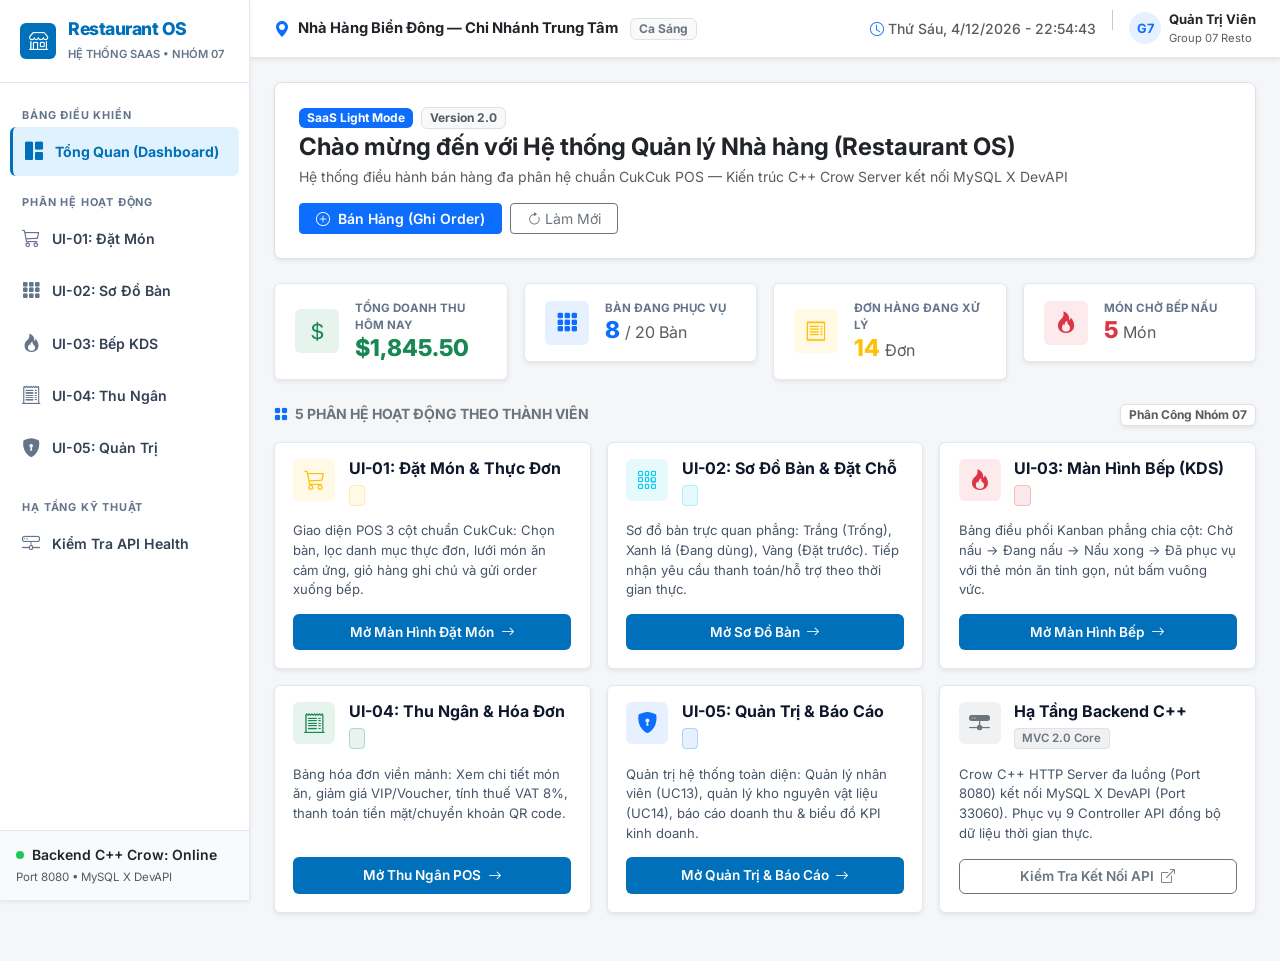
<file: frontend/index.html>
<!DOCTYPE html>
<html lang="vi">
<head>
    <meta charset="UTF-8">
    <meta name="viewport" content="width=device-width, initial-scale=1.0">
    <meta name="description" content="Restaurant OS — Hệ thống Quản lý Nhà hàng & Điểm bán hàng SaaS">
    <title>Restaurant OS — Hệ Thống Quản Lý Nhà Hàng (Group 07)</title>

    <!-- Bootstrap 5.3 CDN -->
    <link href="https://cdn.jsdelivr.net/npm/bootstrap@5.3.3/dist/css/bootstrap.min.css" rel="stylesheet">
    <!-- Bootstrap Icons -->
    <link href="https://cdn.jsdelivr.net/npm/bootstrap-icons@1.11.3/font/bootstrap-icons.min.css" rel="stylesheet">
    <!-- Google Fonts: Inter -->
    <link href="https://fonts.googleapis.com/css2?family=Inter:wght@400;500;600;700;800&display=swap" rel="stylesheet">

    <!-- Stylesheet -->
    <link rel="stylesheet" href="style.css">

    <style>
        :root {
            --pos-primary: #0070ba;
            --pos-primary-dark: #005a96;
            --pos-primary-light: #e0f2fe;
            --pos-success: #16a34a;
            --pos-warning: #d97706;
            --pos-danger: #dc2626;
            --pos-bg: #f4f6f8;
            --pos-sidebar-bg: #ffffff;
            --pos-border: #e2e8f0;
            --pos-text-main: #1e293b;
            --pos-text-muted: #64748b;
            --pos-card-bg: #ffffff;
            --sidebar-width: 250px;
        }

        * { box-sizing: border-box; }

        body {
            font-family: 'Inter', -apple-system, BlinkMacSystemFont, 'Segoe UI', Roboto, sans-serif;
            background-color: var(--pos-bg);
            color: var(--pos-text-main);
            margin: 0;
            padding: 0;
            overflow-x: hidden;
        }

        .app-layout { display: flex; min-height: 100vh; }

        /* Sidebar 250px Fixed Left */
        .sidebar {
            width: var(--sidebar-width);
            background-color: #ffffff;
            border-right: 1px solid var(--pos-border);
            display: flex;
            flex-direction: column;
            position: fixed;
            top: 0;
            bottom: 0;
            left: 0;
            z-index: 1020;
        }

        .sidebar-brand {
            padding: 1.15rem 1.25rem;
            display: flex;
            align-items: center;
            border-bottom: 1px solid var(--pos-border);
            text-decoration: none;
            color: var(--pos-text-main);
        }

        .sidebar-brand-icon {
            width: 36px;
            height: 36px;
            background-color: var(--pos-primary);
            color: #ffffff;
            border-radius: 6px;
            display: flex;
            align-items: center;
            justify-content: center;
            font-size: 1.2rem;
            margin-right: 0.75rem;
            flex-shrink: 0;
        }

        .sidebar-brand-text h5 {
            font-size: 1.1rem;
            font-weight: 800;
            margin: 0;
            color: var(--pos-primary);
            letter-spacing: -0.5px;
        }

        .sidebar-brand-text small {
            font-size: 0.7rem;
            color: var(--pos-text-muted);
            font-weight: 600;
            text-transform: uppercase;
        }

        .sidebar-menu {
            list-style: none;
            padding: 0.85rem 0.65rem;
            margin: 0;
            flex-grow: 1;
            overflow-y: auto;
        }

        .sidebar-section-label {
            font-size: 0.68rem;
            font-weight: 700;
            color: var(--pos-text-muted);
            text-transform: uppercase;
            letter-spacing: 0.8px;
            padding: 0.65rem 0.75rem 0.25rem 0.75rem;
        }

        .sidebar-link {
            display: flex;
            align-items: center;
            padding: 0.65rem 0.75rem;
            color: #334155;
            text-decoration: none;
            font-size: 0.88rem;
            font-weight: 600;
            border-radius: 6px;
            margin-bottom: 0.25rem;
            transition: all 0.15s ease;
        }

        .sidebar-link i {
            font-size: 1.15rem;
            margin-right: 0.75rem;
            color: #64748b;
        }

        .sidebar-link:hover {
            background-color: #f1f5f9;
            color: var(--pos-primary);
        }

        .sidebar-link:hover i { color: var(--pos-primary); }

        .sidebar-link.active {
            background-color: var(--pos-primary-light);
            color: var(--pos-primary);
            border-left: 3.5px solid var(--pos-primary);
            font-weight: 700;
        }

        .sidebar-link.active i { color: var(--pos-primary); }

        .sidebar-footer {
            padding: 0.85rem 1rem;
            border-top: 1px solid var(--pos-border);
            background-color: #f8fafc;
        }

        /* Main Content Wrapper */
        .main-wrapper {
            margin-left: var(--sidebar-width);
            flex-grow: 1;
            display: flex;
            flex-direction: column;
            min-height: 100vh;
        }

        .top-navbar {
            height: 58px;
            background-color: #ffffff;
            border-bottom: 1px solid var(--pos-border);
            display: flex;
            align-items: center;
            justify-content: space-between;
            padding: 0 1.5rem;
            position: sticky;
            top: 0;
            z-index: 1000;
        }

        /* KPI Card */
        .kpi-card {
            background-color: #ffffff;
            border: 1px solid var(--pos-border);
            border-radius: 6px;
            padding: 1rem 1.25rem;
            display: flex;
            align-items: center;
        }

        .kpi-icon-box {
            width: 44px;
            height: 44px;
            border-radius: 6px;
            display: flex;
            align-items: center;
            justify-content: center;
            font-size: 1.35rem;
            margin-right: 1rem;
            flex-shrink: 0;
        }

        .kpi-value {
            font-size: 1.45rem;
            font-weight: 800;
            color: var(--pos-text-main);
            line-height: 1.2;
        }

        .kpi-label {
            font-size: 0.72rem;
            color: var(--pos-text-muted);
            font-weight: 700;
            text-transform: uppercase;
        }

        /* Module Grid Card */
        .module-grid-card {
            background-color: #ffffff;
            border: 1px solid var(--pos-border);
            border-radius: 6px;
            display: flex;
            flex-direction: column;
            height: 100%;
            transition: border-color 0.15s ease;
        }

        .module-grid-card:hover {
            border-color: var(--pos-primary);
        }

        .module-header {
            padding: 1rem 1.15rem 0.5rem 1.15rem;
            display: flex;
            align-items: flex-start;
            gap: 0.85rem;
        }

        .module-icon {
            width: 42px;
            height: 42px;
            border-radius: 6px;
            display: flex;
            align-items: center;
            justify-content: center;
            font-size: 1.3rem;
            flex-shrink: 0;
        }

        .module-title-wrap h5 {
            font-size: 1rem;
            font-weight: 700;
            margin: 0 0 0.2rem 0;
            color: #0f172a;
        }

        .module-owner-badge {
            font-size: 0.72rem;
            font-weight: 600;
            padding: 0.15rem 0.45rem;
            border-radius: 4px;
        }

        .module-body {
            padding: 0.5rem 1.15rem 1.15rem 1.15rem;
            flex-grow: 1;
            display: flex;
            flex-direction: column;
            justify-content: space-between;
        }

        .module-desc {
            font-size: 0.82rem;
            color: #475569;
            line-height: 1.5;
            margin-bottom: 0.85rem;
        }

        .btn-pos-primary {
            background-color: var(--pos-primary);
            color: #ffffff;
            font-weight: 600;
            font-size: 0.85rem;
            border: none;
            padding: 0.5rem 0.85rem;
            border-radius: 6px;
            display: inline-flex;
            align-items: center;
            justify-content: center;
            gap: 0.4rem;
            text-decoration: none;
            transition: background-color 0.15s ease;
            width: 100%;
        }

        .btn-pos-primary:hover {
            background-color: var(--pos-primary-dark);
            color: #ffffff;
        }

        .live-dot {
            width: 8px;
            height: 8px;
            background-color: #22c55e;
            border-radius: 50%;
            display: inline-block;
        }

        @media (max-width: 991px) {
            .sidebar { transform: translateX(-100%); transition: transform 0.25s ease; }
            .sidebar.show { transform: translateX(0); }
            .main-wrapper { margin-left: 0; }
        }
    </style>
</head>
<body>

<div class="app-layout">
    <!-- Sidebar Navigation (250px cố định bên trái) -->
    <aside class="sidebar shadow-sm">
        <a href="/" class="sidebar-brand">
            <div class="sidebar-brand-icon">
                <i class="bi bi-shop"></i>
            </div>
            <div class="sidebar-brand-text">
                <h5>Restaurant OS</h5>
                <small>Hệ Thống SaaS &bull; Nhóm 07</small>
            </div>
        </a>

        <ul class="sidebar-menu">
            <li class="sidebar-section-label">Bảng Điều Khiển</li>
            <li>
                <a href="/" class="sidebar-link active">
                    <i class="bi bi-grid-1x2-fill"></i> Tổng Quan (Dashboard)
                </a>
            </li>

            <li class="sidebar-section-label mt-2">Phân Hệ Hoạt Động</li>
            <li>
                <a href="./ui-01-order/index.html" class="sidebar-link">
                    <i class="bi bi-cart3"></i> UI-01: Đặt Món 
                </a>
            </li>
            <li>
                <a href="./ui-02-table/index.html" class="sidebar-link">
                    <i class="bi bi-grid-3x3-gap-fill"></i> UI-02: Sơ Đồ Bàn 
                </a>
            </li>
            <li>
                <a href="./ui-03-kitchen/index.html" class="sidebar-link">
                    <i class="bi bi-fire"></i> UI-03: Bếp KDS 
                </a>
            </li>
            <li>
                <a href="./ui-04-pos/index.html" class="sidebar-link">
                    <i class="bi bi-receipt-cutoff"></i> UI-04: Thu Ngân 
                </a>
            </li>
            <li>
                <a href="./ui-05-admin/index.html" class="sidebar-link">
                    <i class="bi bi-shield-lock-fill"></i> UI-05: Quản Trị 
                </a>
            </li>

            <li class="sidebar-section-label mt-3">Hạ Tầng Kỹ Thuật</li>
            <li>
                <a href="/api/health" target="_blank" class="sidebar-link">
                    <i class="bi bi-hdd-network"></i> Kiểm Tra API Health
                </a>
            </li>
        </ul>

        <div class="sidebar-footer">
            <div class="d-flex align-items-center mb-1">
                <span class="live-dot me-2"></span>
                <span class="small fw-semibold text-dark">Backend C++ Crow: Online</span>
            </div>
            <div class="text-muted" style="font-size: 0.72rem;">Port 8080 &bull; MySQL X DevAPI</div>
        </div>
    </aside>

    <!-- Main Content Wrapper (Khu vực bên phải) -->
    <div class="main-wrapper">
        <!-- Top Navbar -->
        <header class="top-navbar shadow-sm">
            <div class="d-flex align-items-center gap-2">
                <button class="btn btn-sm btn-outline-secondary d-lg-none me-2" onclick="document.querySelector('.sidebar').classList.toggle('show')">
                    <i class="bi bi-list"></i>
                </button>
                <i class="bi bi-geo-alt-fill text-primary"></i>
                <span class="fw-bold text-dark" style="font-size: 0.92rem;">Nhà Hàng Biển Đông — Chi Nhánh Trung Tâm</span>
                <span class="badge bg-light text-secondary border px-2 py-1 ms-1">Ca Sáng</span>
            </div>

            <div class="d-flex align-items-center gap-3">
                <div class="d-none d-md-flex align-items-center text-muted small fw-medium">
                    <i class="bi bi-clock me-1 text-primary"></i>
                    <span id="liveClock">--:--:--</span>
                </div>
                <div class="vr d-none d-md-block" style="height: 20px;"></div>
                <div class="d-flex align-items-center gap-2">
                    <div class="rounded-circle bg-primary bg-opacity-10 text-primary d-flex align-items-center justify-content-center fw-bold" style="width: 32px; height: 32px; font-size: 0.8rem;">
                        G7
                    </div>
                    <div class="d-none d-sm-block text-start">
                        <div class="fw-bold text-dark" style="font-size: 0.82rem;">Quản Trị Viên</div>
                        <div class="text-muted" style="font-size: 0.7rem;">Group 07 Resto</div>
                    </div>
                </div>
            </div>
        </header>

        <!-- Main Body -->
        <main class="p-3 p-lg-4">
            <!-- Welcome Banner -->
            <div class="bg-white border rounded-3 p-3 p-lg-4 mb-4 shadow-sm">
                <div class="d-flex flex-wrap justify-content-between align-items-center gap-3">
                    <div>
                        <div class="d-flex align-items-center gap-2 mb-1">
                            <span class="badge bg-primary text-white px-2 py-1 small">SaaS Light Mode</span>
                            <span class="badge bg-light text-muted border small">Version 2.0</span>
                        </div>
                        <h4 class="fw-bold text-dark mb-1">Chào mừng đến với Hệ thống Quản lý Nhà hàng (Restaurant OS)</h4>
                        <p class="text-muted small mb-0">Hệ thống điều hành bán hàng đa phân hệ chuẩn CukCuk POS — Kiến trúc C++ Crow Server kết nối MySQL X DevAPI</p>
                    </div>
                    <div class="d-flex gap-2">
                        <a href="/ui-01-order/index.html" class="btn btn-sm btn-primary px-3 fw-semibold d-flex align-items-center gap-2">
                            <i class="bi bi-plus-circle"></i> Bán Hàng (Ghi Order)
                        </a>
                        <button class="btn btn-sm btn-outline-secondary px-3 bg-white" onclick="location.reload()">
                            <i class="bi bi-arrow-clockwise"></i> Làm Mới
                        </button>
                    </div>
                </div>
            </div>

            <!-- KPI Row: Thẻ thống kê tổng quan -->
            <div class="row g-3 mb-4">
                <div class="col-12 col-sm-6 col-xl-3">
                    <div class="kpi-card shadow-sm">
                        <div class="kpi-icon-box bg-success bg-opacity-10 text-success">
                            <i class="bi bi-currency-dollar"></i>
                        </div>
                        <div>
                            <div class="kpi-label">Tổng Doanh Thu Hôm Nay</div>
                            <div class="kpi-value text-success">$1,845.50</div>
                        </div>
                    </div>
                </div>

                <div class="col-12 col-sm-6 col-xl-3">
                    <div class="kpi-card shadow-sm">
                        <div class="kpi-icon-box bg-primary bg-opacity-10 text-primary">
                            <i class="bi bi-grid-3x3-gap-fill"></i>
                        </div>
                        <div>
                            <div class="kpi-label">Bàn Đang Phục Vụ</div>
                            <div class="kpi-value text-primary">8 <span class="fs-6 text-muted fw-normal">/ 20 Bàn</span></div>
                        </div>
                    </div>
                </div>

                <div class="col-12 col-sm-6 col-xl-3">
                    <div class="kpi-card shadow-sm">
                        <div class="kpi-icon-box bg-warning bg-opacity-10 text-warning">
                            <i class="bi bi-receipt"></i>
                        </div>
                        <div>
                            <div class="kpi-label">Đơn Hàng Đang Xử Lý</div>
                            <div class="kpi-value text-warning">14 <span class="fs-6 text-muted fw-normal">Đơn</span></div>
                        </div>
                    </div>
                </div>

                <div class="col-12 col-sm-6 col-xl-3">
                    <div class="kpi-card shadow-sm">
                        <div class="kpi-icon-box bg-danger bg-opacity-10 text-danger">
                            <i class="bi bi-fire"></i>
                        </div>
                        <div>
                            <div class="kpi-label">Món Chờ Bếp Nấu</div>
                            <div class="kpi-value text-danger">5 <span class="fs-6 text-muted fw-normal">Món</span></div>
                        </div>
                    </div>
                </div>
            </div>

            <!-- 5 Phân Hệ Nhóm 07 -->
            <div class="d-flex align-items-center justify-content-between mb-3">
                <h6 class="fw-bold text-uppercase text-secondary small mb-0">
                    <i class="bi bi-grid-fill me-1 text-primary"></i> 5 Phân Hệ Hoạt Động Theo Thành Viên
                </h6>
                <span class="badge bg-white text-muted border shadow-sm">Phân Công Nhóm 07</span>
            </div>

            <div class="row g-3 mb-4">
                <!-- 1. : Đặt Món -->
                <div class="col-12 col-md-6 col-lg-4">
                    <div class="module-grid-card shadow-sm">
                        <div class="module-header">
                            <div class="module-icon bg-warning bg-opacity-10 text-warning">
                                <i class="bi bi-cart3"></i>
                            </div>
                            <div class="module-title-wrap">
                                <h5>UI-01: Đặt Món & Thực Đơn</h5>
                                <span class="module-owner-badge bg-warning bg-opacity-10 text-warning border border-warning border-opacity-25">
                                
                                </span>
                            </div>
                        </div>
                        <div class="module-body">
                            <p class="module-desc">
                                Giao diện POS 3 cột chuẩn CukCuk: Chọn bàn, lọc danh mục thực đơn, lưới món ăn cảm ứng, giỏ hàng ghi chú và gửi order xuống bếp.
                            </p>
                            <a href="./ui-01-order/index.html" class="btn-pos-primary">
                                Mở Màn Hình Đặt Món <i class="bi bi-arrow-right"></i>
                            </a>
                        </div>
                    </div>
                </div>

                <!-- 2. : Sơ Đồ Bàn -->
                <div class="col-12 col-md-6 col-lg-4">
                    <div class="module-grid-card shadow-sm">
                        <div class="module-header">
                            <div class="module-icon bg-info bg-opacity-10 text-info">
                                <i class="bi bi-grid-3x3-gap"></i>
                            </div>
                            <div class="module-title-wrap">
                                <h5>UI-02: Sơ Đồ Bàn & Đặt Chỗ</h5>
                                <span class="module-owner-badge bg-info bg-opacity-10 text-info border border-info border-opacity-25">
                                  
                                </span>
                            </div>
                        </div>
                        <div class="module-body">
                            <p class="module-desc">
                                Sơ đồ bàn trực quan phẳng: Trắng (Trống), Xanh lá (Đang dùng), Vàng (Đặt trước). Tiếp nhận yêu cầu thanh toán/hỗ trợ theo thời gian thực.
                            </p>
                            <a href="./ui-02-table/index.html" class="btn-pos-primary">
                                Mở Sơ Đồ Bàn <i class="bi bi-arrow-right"></i>
                            </a>
                        </div>
                    </div>
                </div>

                <!-- 3.: Màn Hình Bếp -->
                <div class="col-12 col-md-6 col-lg-4">
                    <div class="module-grid-card shadow-sm">
                        <div class="module-header">
                            <div class="module-icon bg-danger bg-opacity-10 text-danger">
                                <i class="bi bi-fire"></i>
                            </div>
                            <div class="module-title-wrap">
                                <h5>UI-03: Màn Hình Bếp (KDS)</h5>
                                <span class="module-owner-badge bg-danger bg-opacity-10 text-danger border border-danger border-opacity-25">
                                   
                                </span>
                            </div>
                        </div>
                        <div class="module-body">
                            <p class="module-desc">
                                Bảng điều phối Kanban phẳng chia cột: Chờ nấu &rarr; Đang nấu &rarr; Nấu xong &rarr; Đã phục vụ với thẻ món ăn tinh gọn, nút bấm vuông vức.
                            </p>
                            <a href="./ui-03-kitchen/index.html" class="btn-pos-primary">
                                Mở Màn Hình Bếp <i class="bi bi-arrow-right"></i>
                            </a>
                        </div>
                    </div>
                </div>

                <!-- 4. : Thu Ngân POS -->
                <div class="col-12 col-md-6 col-lg-4">
                    <div class="module-grid-card shadow-sm">
                        <div class="module-header">
                            <div class="module-icon bg-success bg-opacity-10 text-success">
                                <i class="bi bi-receipt-cutoff"></i>
                            </div>
                            <div class="module-title-wrap">
                                <h5>UI-04: Thu Ngân & Hóa Đơn</h5>
                                <span class="module-owner-badge bg-success bg-opacity-10 text-success border border-success border-opacity-25">
                                     
                                </span>
                            </div>
                        </div>
                        <div class="module-body">
                            <p class="module-desc">
                                Bảng hóa đơn viền mảnh: Xem chi tiết món ăn, giảm giá VIP/Voucher, tính thuế VAT 8%, thanh toán tiền mặt/chuyển khoản QR code.
                            </p>
                            <a href="./ui-04-pos/index.html" class="btn-pos-primary">
                                Mở Thu Ngân POS <i class="bi bi-arrow-right"></i>
                            </a>
                        </div>
                    </div>
                </div>

                <!-- 5. MY: Quản Trị & Báo Cáo -->
                <div class="col-12 col-md-6 col-lg-4">
                    <div class="module-grid-card shadow-sm">
                        <div class="module-header">
                            <div class="module-icon bg-primary bg-opacity-10 text-primary">
                                <i class="bi bi-shield-lock-fill"></i>
                            </div>
                            <div class="module-title-wrap">
                                <h5>UI-05: Quản Trị & Báo Cáo</h5>
                                <span class="module-owner-badge bg-primary bg-opacity-10 text-primary border border-primary border-opacity-25">
                                    
                                </span>
                            </div>
                        </div>
                        <div class="module-body">
                            <p class="module-desc">
                                Quản trị hệ thống toàn diện: Quản lý nhân viên (UC13), quản lý kho nguyên vật liệu (UC14), báo cáo doanh thu & biểu đồ KPI kinh doanh.
                            </p>
                            <a href="./ui-05-admin/index.html" class="btn-pos-primary">
                                Mở Quản Trị & Báo Cáo <i class="bi bi-arrow-right"></i>
                            </a>
                        </div>
                    </div>
                </div>

                <!-- 6. KỸ THUẬT: API Backend -->
                <div class="col-12 col-md-6 col-lg-4">
                    <div class="module-grid-card shadow-sm">
                        <div class="module-header">
                            <div class="module-icon bg-secondary bg-opacity-10 text-secondary">
                                <i class="bi bi-hdd-network-fill"></i>
                            </div>
                            <div class="module-title-wrap">
                                <h5>Hạ Tầng Backend C++</h5>
                                <span class="module-owner-badge bg-secondary bg-opacity-10 text-secondary border">
                                    MVC 2.0 Core
                                </span>
                            </div>
                        </div>
                        <div class="module-body">
                            <p class="module-desc">
                                Crow C++ HTTP Server đa luồng (Port 8080) kết nối MySQL X DevAPI (Port 33060). Phục vụ 9 Controller API đồng bộ dữ liệu thời gian thực.
                            </p>
                            <a href="/api/health" target="_blank" class="btn btn-outline-secondary w-100 fw-semibold" style="font-size: 0.85rem;">
                                Kiểm Tra Kết Nối API <i class="bi bi-box-arrow-up-right ms-1"></i>
                            </a>
                        </div>
                    </div>
                </div>
            </div>
        </main>
    </div>
</div>

<script>
    function updateClock() {
        const now = new Date();
        const days = ['Chủ Nhật', 'Thứ Hai', 'Thứ Ba', 'Thứ Tư', 'Thứ Năm', 'Thứ Sáu', 'Thứ Bảy'];
        const dayName = days[now.getDay()];
        const dateStr = now.toLocaleDateString('vi-VN');
        const timeStr = now.toLocaleTimeString('vi-VN');
        const clockEl = document.getElementById('liveClock');
        if (clockEl) {
            clockEl.innerText = `${dayName}, ${dateStr} - ${timeStr}`;
        }
    }
    setInterval(updateClock, 1000);
    updateClock();
</script>

<!-- Bootstrap 5 JS -->
<script src="https://cdn.jsdelivr.net/npm/bootstrap@5.3.3/dist/js/bootstrap.bundle.min.js"></script>
</body>
</html>
</file>
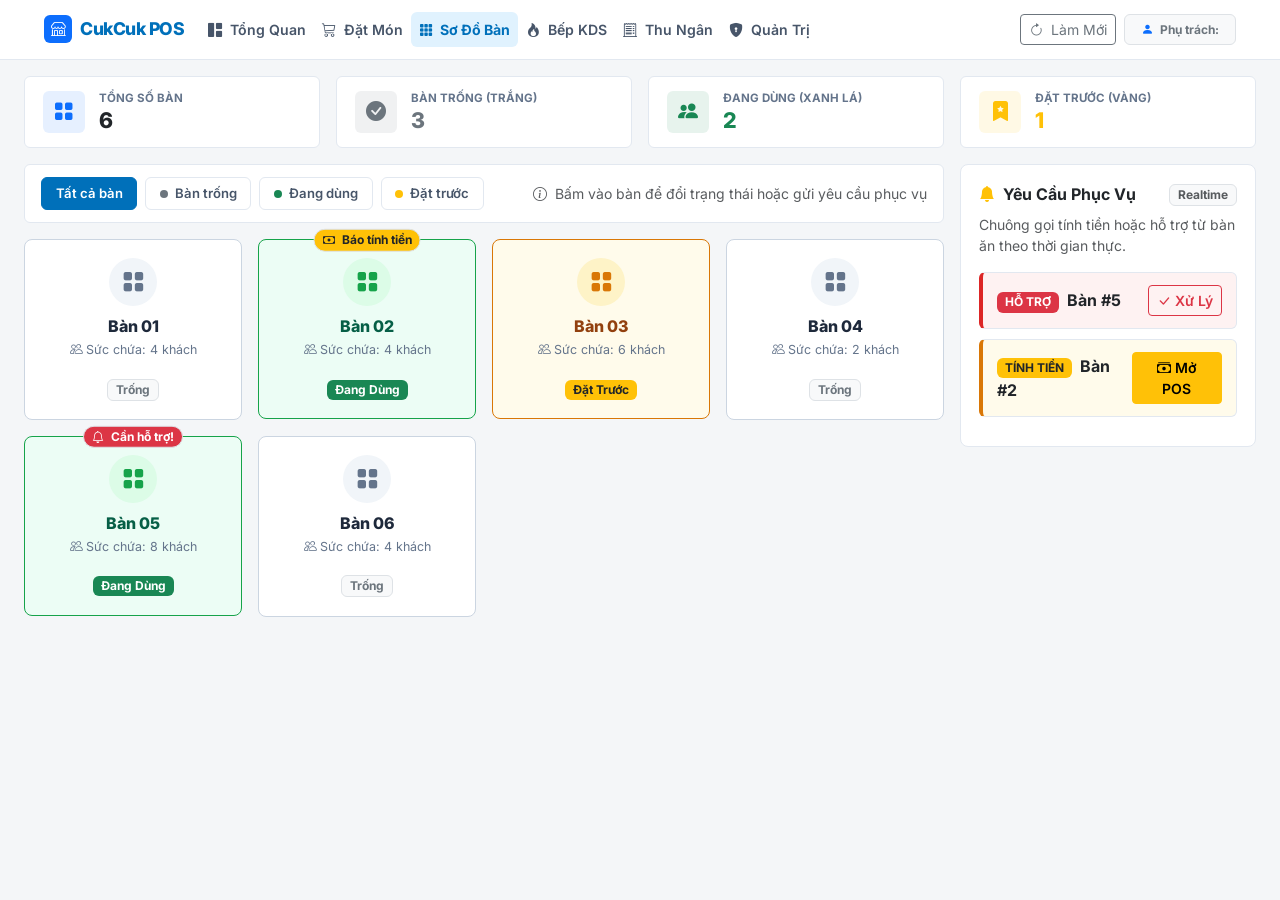
<file: frontend/ui-02-table/index.html>
<!DOCTYPE html>
<html lang="vi">
<head>
    <meta charset="UTF-8">
    <meta name="viewport" content="width=device-width, initial-scale=1.0">
    <meta name="description" content="UI-02: Sơ đồ bàn & Hàng đợi phục vụ — CukCuk POS System">
    <title>Sơ Đồ Bàn Ăn (UI-02) — CukCuk POS</title>

    <!-- Bootstrap 5.3 CDN -->
    <link href="https://cdn.jsdelivr.net/npm/bootstrap@5.3.3/dist/css/bootstrap.min.css" rel="stylesheet">
    <!-- Bootstrap Icons -->
    <link href="https://cdn.jsdelivr.net/npm/bootstrap-icons@1.11.3/font/bootstrap-icons.min.css" rel="stylesheet">
    <!-- Google Fonts: Inter -->
    <link href="https://fonts.googleapis.com/css2?family=Inter:wght@400;500;600;700;800&display=swap" rel="stylesheet">

    <!-- Custom Flat Light Style -->
    <link rel="stylesheet" href="style.css">
</head>
<body>

    <!-- Unified SaaS Navbar -->
    <header class="navbar navbar-expand-lg navbar-pos sticky-top">
        <div class="container-fluid px-lg-4">
            <a class="navbar-brand" href="/">
                <span class="d-inline-flex align-items-center justify-content-center bg-primary text-white rounded p-1" style="width: 28px; height: 28px; font-size: 0.9rem;">
                    <i class="bi bi-shop"></i>
                </span>
                <span>CukCuk POS</span>
            </a>
            <button class="navbar-toggler border-0" type="button" data-bs-toggle="collapse" data-bs-target="#navMenu">
                <span class="navbar-toggler-icon"></span>
            </button>
            <div class="collapse navbar-collapse" id="navMenu">
                <ul class="navbar-nav me-auto mb-2 mb-lg-0">
                    <li class="nav-item">
                        <a class="nav-link" href="/"><i class="bi bi-grid-1x2-fill me-1"></i> Tổng Quan</a>
                    </li>
                    <li class="nav-item">
                        <a class="nav-link" href="/ui-01-order/index.html"><i class="bi bi-cart3 me-1"></i> Đặt Món </a>
                    </li>
                    <li class="nav-item">
                        <a class="nav-link active" href="/ui-02-table/index.html"><i class="bi bi-grid-3x3-gap-fill me-1"></i> Sơ Đồ Bàn </a>
                    </li>
                    <li class="nav-item">
                        <a class="nav-link" href="/ui-03-kitchen/index.html"><i class="bi bi-fire me-1"></i> Bếp KDS </a>
                    </li>
                    <li class="nav-item">
                        <a class="nav-link" href="/ui-04-pos/index.html"><i class="bi bi-receipt-cutoff me-1"></i> Thu Ngân </a>
                    </li>
                    <li class="nav-item">
                        <a class="nav-link" href="/ui-05-admin/index.html"><i class="bi bi-shield-lock-fill me-1"></i> Quản Trị </a>
                    </li>
                </ul>
                <div class="d-flex align-items-center gap-2">
                    <button class="btn btn-sm btn-outline-secondary bg-white" onclick="init()">
                        <i class="bi bi-arrow-clockwise me-1"></i> Làm Mới
                    </button>
                    <span class="badge bg-light text-secondary border px-3 py-2">
                        <i class="bi bi-person-fill text-primary me-1"></i> Phụ trách: <strong> </strong>
                    </span>
                </div>
            </div>
        </div>
    </header>

    <!-- Main Content -->
    <main class="container-fluid px-lg-4 py-3">
        <!-- KPI Row -->
        <div class="row g-3 mb-3">
            <div class="col-6 col-md-3">
                <div class="kpi-card">
                    <div class="kpi-icon-box bg-primary bg-opacity-10 text-primary">
                        <i class="bi bi-grid-fill"></i>
                    </div>
                    <div>
                        <div class="kpi-label">Tổng Số Bàn</div>
                        <div id="statTotal" class="kpi-value text-dark">0</div>
                    </div>
                </div>
            </div>
            <div class="col-6 col-md-3">
                <div class="kpi-card">
                    <div class="kpi-icon-box bg-secondary bg-opacity-10 text-secondary">
                        <i class="bi bi-check-circle-fill"></i>
                    </div>
                    <div>
                        <div class="kpi-label">Bàn Trống (Trắng)</div>
                        <div id="statAvailable" class="kpi-value text-secondary">0</div>
                    </div>
                </div>
            </div>
            <div class="col-6 col-md-3">
                <div class="kpi-card">
                    <div class="kpi-icon-box bg-success bg-opacity-10 text-success">
                        <i class="bi bi-people-fill"></i>
                    </div>
                    <div>
                        <div class="kpi-label">Đang Dùng (Xanh Lá)</div>
                        <div id="statOccupied" class="kpi-value text-success">0</div>
                    </div>
                </div>
            </div>
            <div class="col-6 col-md-3">
                <div class="kpi-card">
                    <div class="kpi-icon-box bg-warning bg-opacity-10 text-warning">
                        <i class="bi bi-bookmark-star-fill"></i>
                    </div>
                    <div>
                        <div class="kpi-label">Đặt Trước (Vàng)</div>
                        <div id="statReserved" class="kpi-value text-warning">0</div>
                    </div>
                </div>
            </div>
        </div>

        <div class="row g-3">
            <!-- Left: Table Layout Grid -->
            <div class="col-12 col-xl-9">
                <!-- Filter bar -->
                <div class="filter-bar d-flex flex-wrap justify-content-between align-items-center mb-3 gap-2">
                    <div class="d-flex flex-wrap gap-2">
                        <button class="btn btn-filter active" onclick="setFilter('all')">Tất cả bàn</button>
                        <button class="btn btn-filter" onclick="setFilter('Available')">
                            <span class="d-inline-block rounded-circle bg-secondary me-1" style="width: 8px; height: 8px;"></span> Bàn trống
                        </button>
                        <button class="btn btn-filter" onclick="setFilter('Occupied')">
                            <span class="d-inline-block rounded-circle bg-success me-1" style="width: 8px; height: 8px;"></span> Đang dùng
                        </button>
                        <button class="btn btn-filter" onclick="setFilter('Reserved')">
                            <span class="d-inline-block rounded-circle bg-warning me-1" style="width: 8px; height: 8px;"></span> Đặt trước
                        </button>
                    </div>
                    <div class="text-muted small">
                        <i class="bi bi-info-circle me-1"></i> Bấm vào bàn để đổi trạng thái hoặc gửi yêu cầu phục vụ
                    </div>
                </div>

                <!-- Table Grid -->
                <div id="tableGrid" class="row g-3">
                    <!-- Dynamic table boxes -->
                </div>
            </div>

            <!-- Right: Service Queue Panel -->
            <div class="col-12 col-xl-3">
                <div class="service-panel sticky-top" style="top: 70px;">
                    <div class="d-flex align-items-center justify-content-between mb-2">
                        <h6 class="fw-bold mb-0 text-dark">
                            <i class="bi bi-bell-fill text-warning me-1"></i> Yêu Cầu Phục Vụ
                        </h6>
                        <span class="badge bg-light text-muted border">Realtime</span>
                    </div>
                    <p class="text-muted small mb-3">Chuông gọi tính tiền hoặc hỗ trợ từ bàn ăn theo thời gian thực.</p>

                    <div id="serviceQueue">
                        <!-- Dynamic queue items -->
                    </div>
                </div>
            </div>
        </div>
    </main>

    <!-- Modal Table Details & Actions (Flat Light Mode) -->
    <div class="modal fade" id="tableDetailModal" tabindex="-1" aria-hidden="true">
        <div class="modal-dialog modal-dialog-centered">
            <div class="modal-content modal-content-light">
                <div class="modal-header">
                    <h6 class="modal-title fw-bold" id="modalTableNumber">Bàn 01</h6>
                    <button type="button" class="btn-close" data-bs-dismiss="modal" aria-label="Close"></button>
                </div>
                <div class="modal-body">
                    <p class="text-muted small mb-3">Sức chứa tối đa: <strong id="modalTableCapacity" class="text-dark">4</strong> người</p>

                    <div class="mb-3">
                        <label class="form-label text-secondary small fw-semibold">Cập nhật trạng thái bàn:</label>
                        <select id="modalTableStatusSelect" class="form-select">
                            <option value="Available">Trắng — Trống (Available)</option>
                            <option value="Occupied">Xanh lá — Đang dùng (Occupied)</option>
                            <option value="Reserved">Vàng — Đã đặt trước (Reserved)</option>
                        </select>
                    </div>

                    <div class="border-top pt-3 mt-3">
                        <label class="form-label text-secondary small fw-semibold d-block mb-2">Thao tác nhanh bàn ăn:</label>
                        <div class="d-flex gap-2">
                            <button class="btn btn-outline-warning btn-sm flex-fill fw-semibold" onclick="handleCallService('payment')">
                                <i class="bi bi-cash me-1"></i> Báo Tính Tiền
                            </button>
                            <button class="btn btn-outline-danger btn-sm flex-fill fw-semibold" onclick="handleCallService('assistance')">
                                <i class="bi bi-bell me-1"></i> Báo Cần Hỗ Trợ
                            </button>
                        </div>
                    </div>
                </div>
                <div class="modal-footer">
                    <button type="button" class="btn btn-sm btn-light border" data-bs-dismiss="modal">Đóng</button>
                    <button type="button" id="btnSaveTableStatus" class="btn btn-sm btn-primary px-3 fw-semibold">Lưu Trạng Thái</button>
                </div>
            </div>
        </div>
    </div>

    <!-- Bootstrap 5 JS -->
    <script src="https://cdn.jsdelivr.net/npm/bootstrap@5.3.3/dist/js/bootstrap.bundle.min.js"></script>
    <!-- External API Client -->
    <script src="api_client.js"></script>
</body>
</html>
</file>
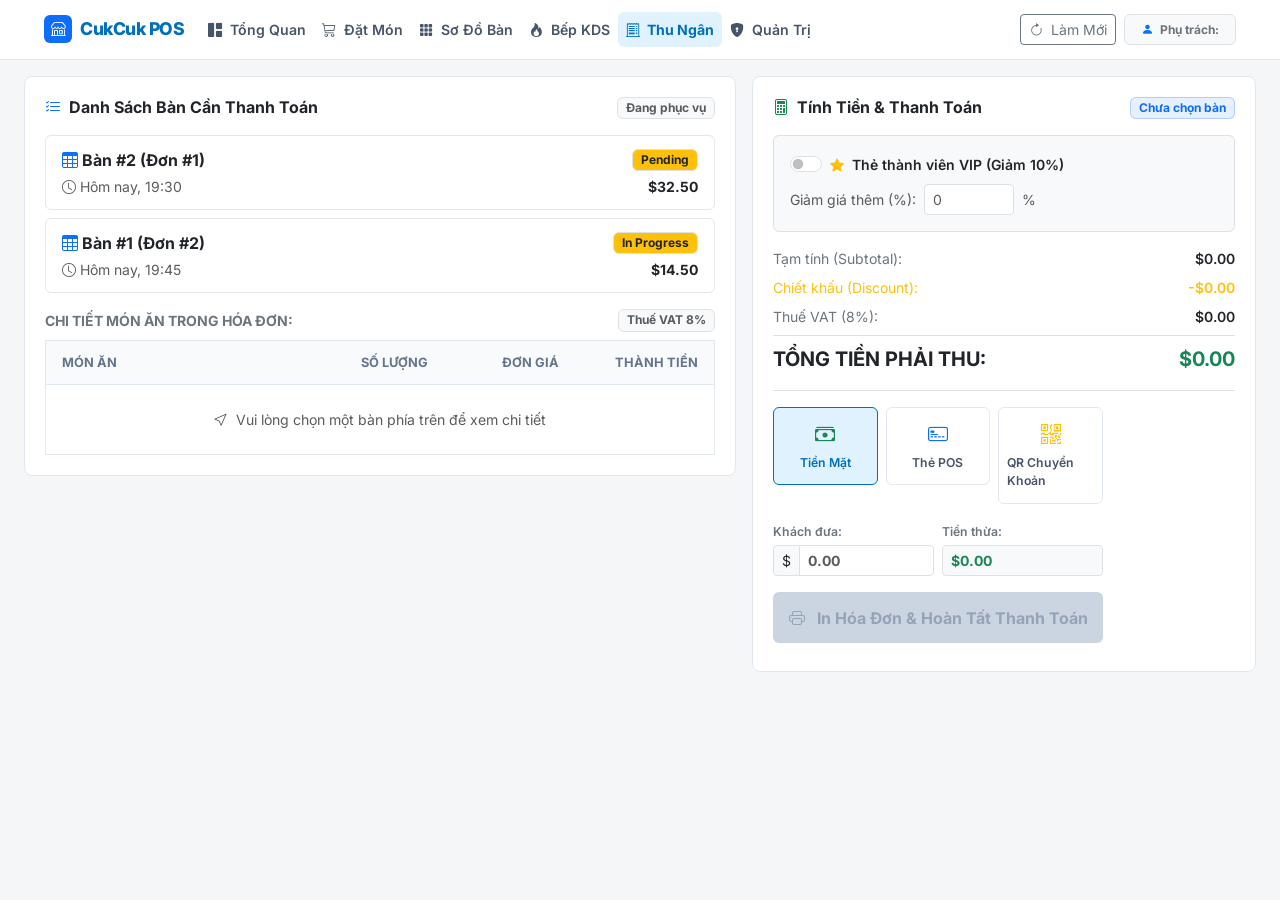
<file: frontend/ui-04-pos/index.html>
<!DOCTYPE html>
<html lang="vi">
<head>
    <meta charset="UTF-8">
    <meta name="viewport" content="width=device-width, initial-scale=1.0">
    <meta name="description" content="UI-04: Hệ thống Thu ngân & POS — CukCuk POS System">
    <title>Thu Ngân & Hóa Đơn (UI-04) — CukCuk POS</title>

    <!-- Bootstrap 5.3 CDN -->
    <link href="https://cdn.jsdelivr.net/npm/bootstrap@5.3.3/dist/css/bootstrap.min.css" rel="stylesheet">
    <!-- Bootstrap Icons -->
    <link href="https://cdn.jsdelivr.net/npm/bootstrap-icons@1.11.3/font/bootstrap-icons.min.css" rel="stylesheet">
    <!-- Google Fonts: Inter -->
    <link href="https://fonts.googleapis.com/css2?family=Inter:wght@400;500;600;700;800&display=swap" rel="stylesheet">

    <!-- Custom Flat Light Style -->
    <link rel="stylesheet" href="style.css">
</head>
<body>

    <!-- Unified SaaS Navbar -->
    <header class="navbar navbar-expand-lg navbar-pos sticky-top">
        <div class="container-fluid px-lg-4">
            <a class="navbar-brand" href="/">
                <span class="d-inline-flex align-items-center justify-content-center bg-primary text-white rounded p-1" style="width: 28px; height: 28px; font-size: 0.9rem;">
                    <i class="bi bi-shop"></i>
                </span>
                <span>CukCuk POS</span>
            </a>
            <button class="navbar-toggler border-0" type="button" data-bs-toggle="collapse" data-bs-target="#navMenu">
                <span class="navbar-toggler-icon"></span>
            </button>
            <div class="collapse navbar-collapse" id="navMenu">
                <ul class="navbar-nav me-auto mb-2 mb-lg-0">
                    <li class="nav-item">
                        <a class="nav-link" href="/"><i class="bi bi-grid-1x2-fill me-1"></i> Tổng Quan</a>
                    </li>
                    <li class="nav-item">
                        <a class="nav-link" href="/ui-01-order/index.html"><i class="bi bi-cart3 me-1"></i> Đặt Món </a>
                    </li>
                    <li class="nav-item">
                        <a class="nav-link" href="/ui-02-table/index.html"><i class="bi bi-grid-3x3-gap-fill me-1"></i> Sơ Đồ Bàn </a>
                    </li>
                    <li class="nav-item">
                        <a class="nav-link" href="/ui-03-kitchen/index.html"><i class="bi bi-fire me-1"></i> Bếp KDS </a>
                    </li>
                    <li class="nav-item">
                        <a class="nav-link active" href="/ui-04-pos/index.html"><i class="bi bi-receipt-cutoff me-1"></i> Thu Ngân </a>
                    </li>
                    <li class="nav-item">
                        <a class="nav-link" href="/ui-05-admin/index.html"><i class="bi bi-shield-lock-fill me-1"></i> Quản Trị </a>
                    </li>
                </ul>
                <div class="d-flex align-items-center gap-2">
                    <button class="btn btn-sm btn-outline-secondary bg-white" onclick="init()">
                        <i class="bi bi-arrow-clockwise me-1"></i> Làm Mới
                    </button>
                    <span class="badge bg-light text-secondary border px-3 py-2">
                        <i class="bi bi-person-fill text-primary me-1"></i> Phụ trách: <strong> </strong>
                    </span>
                </div>
            </div>
        </div>
    </header>

    <!-- Main Content -->
    <main class="container-fluid px-lg-4 py-3">
        <div class="row g-3">
            <!-- Left: Select Order & Bill Items Details -->
            <div class="col-12 col-xl-7">
                <div class="pos-panel">
                    <div class="d-flex justify-content-between align-items-center mb-3">
                        <h6 class="fw-bold mb-0 text-dark">
                            <i class="bi bi-list-check text-primary me-1"></i> Danh Sách Bàn Cần Thanh Toán
                        </h6>
                        <span class="badge bg-light text-muted border">Đang phục vụ</span>
                    </div>

                    <!-- Order Selector Cards -->
                    <div id="orderSelector" class="mb-3">
                        <!-- Dynamic active order cards -->
                    </div>

                    <!-- Selected Bill Items Table (Bootstrap 5 viền mảnh, nền trắng, chữ xám đậm) -->
                    <div class="d-flex justify-content-between align-items-center mb-2">
                        <span class="fw-bold text-secondary small text-uppercase">Chi tiết món ăn trong hóa đơn:</span>
                        <span class="badge bg-light text-muted border">Thuế VAT 8%</span>
                    </div>

                    <div class="table-responsive">
                        <table class="table pos-table align-middle mb-0">
                            <thead>
                                <tr>
                                    <th>Món Ăn</th>
                                    <th class="text-center" style="width: 100px;">Số Lượng</th>
                                    <th class="text-end" style="width: 130px;">Đơn Giá</th>
                                    <th class="text-end" style="width: 140px;">Thành Tiền</th>
                                </tr>
                            </thead>
                            <tbody id="billItemsList">
                                <tr>
                                    <td colspan="4" class="text-center py-4 text-muted small">
                                        <i class="bi bi-cursor me-1"></i> Vui lòng chọn một bàn phía trên để xem chi tiết
                                    </td>
                                </tr>
                            </tbody>
                        </table>
                    </div>
                </div>
            </div>

            <!-- Right: Checkout Calculation & Methods -->
            <div class="col-12 col-xl-5">
                <div class="pos-panel">
                    <div class="d-flex justify-content-between align-items-center mb-3">
                        <h6 class="fw-bold mb-0 text-dark">
                            <i class="bi bi-calculator text-success me-1"></i> Tính Tiền & Thanh Toán
                        </h6>
                        <span id="posSelectedTableLabel" class="badge bg-primary bg-opacity-10 text-primary border border-primary border-opacity-25 px-2 py-1">Chưa chọn bàn</span>
                    </div>

                    <!-- Discounts & VIP Options -->
                    <div class="p-3 bg-light border rounded mb-3">
                        <div class="form-check form-switch mb-2">
                            <input class="form-check-input" type="checkbox" id="checkVip">
                            <label class="form-check-label text-dark small fw-semibold" for="checkVip">
                                <i class="bi bi-star-fill text-warning me-1"></i> Thẻ thành viên VIP (Giảm 10%)
                            </label>
                        </div>
                        <div class="d-flex align-items-center gap-2 mt-2">
                            <label class="text-muted small mb-0 text-nowrap">Giảm giá thêm (%):</label>
                            <input type="number" id="inputDiscount" class="form-control form-control-sm bg-white" placeholder="0" min="0" max="100" style="width: 90px;">
                            <span class="text-muted small">%</span>
                        </div>
                    </div>

                    <!-- Calculations Breakdown -->
                    <div class="border-bottom pb-3 mb-3">
                        <div class="d-flex justify-content-between text-secondary mb-2 small">
                            <span>Tạm tính (Subtotal):</span>
                            <span id="valSubtotal" class="text-dark fw-semibold">$0.00</span>
                        </div>
                        <div class="d-flex justify-content-between text-warning mb-2 small">
                            <span>Chiết khấu (Discount):</span>
                            <span id="valDiscount" class="fw-semibold">-$0.00</span>
                        </div>
                        <div class="d-flex justify-content-between text-secondary mb-2 small">
                            <span>Thuế VAT (8%):</span>
                            <span id="valVat" class="text-dark fw-semibold">$0.00</span>
                        </div>
                        <div class="d-flex justify-content-between text-dark fw-bold fs-5 mt-2 pt-2 border-top">
                            <span>TỔNG TIỀN PHẢI THU:</span>
                            <span id="valFinalTotal" class="text-success">$0.00</span>
                        </div>
                    </div>

                    <!-- Payment Method Select -->
                    <label class="text-secondary small fw-semibold mb-2" thức thanh toán:</label>
                    <div class="row g-2 mb-3">
                        <div class="col-4">
                            <div class="btn-method active" onclick="setPaymentMethod('Cash')">
                                <i class="bi bi-cash-stack fs-5 text-success"></i>
                                <span class="small">Tiền Mặt</span>
                            </div>
                        </div>
                        <div class="col-4">
                            <div class="btn-method" onclick="setPaymentMethod('Card')">
                                <i class="bi bi-credit-card-2-front fs-5 text-primary"></i>
                                <span class="small">Thẻ POS</span>
                            </div>
                        </div>
                        <div class="col-4">
                            <div class="btn-method" onclick="setPaymentMethod('QR_Banking')">
                                <i class="bi bi-qr-code fs-5 text-warning"></i>
                                <span class="small">QR Chuyển Khoản</span>
                            </div>
                        </div>
                    </div>

                    <!-- Cash Input & Change -->
                    <div class="row g-2 mb-3">
                        <div class="col-6">
                            <label class="text-secondary small mb-1">Khách đưa:</label>
                            <div class="input-group input-group-sm">
                                <span class="input-group-text bg-light">$</span>
                                <input type="number" id="inputCashReceived" class="form-control fw-bold" placeholder="0.00">
                            </div>
                        </div>
                        <div class="col-6">
                            <label class="text-secondary small mb-1">Tiền thừa:</label>
                            <div id="valChangeDue" class="form-control form-control-sm bg-light text-success fw-bold">$0.00</div>
                        </div>
                    </div>

                    <!-- Submit Button -->
                    <button id="btnSubmitPayment" class="btn-checkout" disabled>
                        <i class="bi bi-printer me-2"></i> In Hóa Đơn & Hoàn Tất Thanh Toán
                    </button>
                </div>
            </div>
        </div>
    </main>

    <!-- Receipt Print Modal (Clean Flat White) -->
    <div class="modal fade" id="receiptModal" tabindex="-1" aria-hidden="true">
        <div class="modal-dialog modal-dialog-centered">
            <div class="modal-content border">
                <div class="modal-body p-4">
                    <div class="receipt-paper">
                        <div class="text-center mb-3">
                            <h5 class="fw-bold mb-0 text-primary">CUKCUK RESTO POS</h5>
                            <p class="small text-muted mb-0">Hệ Thống Nhà Hàng Chi Nhánh 1</p>
                            <p class="small text-muted mb-0">Hotline: (028) 3888-9999</p>
                            <div class="border-bottom my-2"></div>
                            <h6 class="fw-bold text-uppercase mb-0">PHIẾU THANH TOÁN</h6>
                        </div>

                        <div class="small mb-3">
                            <div class="d-flex justify-content-between py-1 border-bottom"><span>Mã hóa đơn:</span><strong id="receiptInvoiceId">#INV-001</strong></div>
                            <div class="d-flex justify-content-between py-1 border-bottom"><span>Thời gian:</span><span id="receiptDate">13/09/2026</span></div>
                            <div class="d-flex justify-content-between py-1 border-bottom"><span>Bàn:</span><strong id="receiptTable">Bàn #01</strong></div>
                            <div class="d-flex justify-content-between py-1 border-bottom"><span>Hình thức:</span><span id="receiptMethod">Cash</span></div>
                        </div>

                        <div class="border-top pt-2 mb-3">
                            <div class="d-flex justify-content-between fw-bold fs-5 text-dark mb-1">
                                <span>TỔNG CỘNG:</span>
                                <span id="receiptTotal" class="text-success">$0.00</span>
                            </div>
                            <div class="d-flex justify-content-between small text-muted">
                                <span>Tiền nhận:</span>
                                <span id="receiptPaid">$0.00</span>
                            </div>
                            <div class="d-flex justify-content-between small text-muted">
                                <span>Tiền thừa trả khách:</span>
                                <span id="receiptChange">$0.00</span>
                            </div>
                        </div>

                        <div class="text-center small text-muted mt-3">
                            <p class="mb-0">Cảm ơn quý khách và hẹn gặp lại!</p>
                            <p class="mb-0 text-secondary" style="font-size: 0.72rem;">C++ Crow REST API &bull; MySQL Backend</p>
                        </div>

                        <div class="mt-3 text-center">
                            <button type="button" class="btn btn-outline-secondary btn-sm px-4" data-bs-dismiss="modal">Đóng Phiếu</button>
                        </div>
                    </div>
                </div>
            </div>
        </div>
    </div>

    <!-- Bootstrap 5 JS -->
    <script src="https://cdn.jsdelivr.net/npm/bootstrap@5.3.3/dist/js/bootstrap.bundle.min.js"></script>
    <!-- External API Client -->
    <script src="api_client.js"></script>
</body>
</html>
</file>
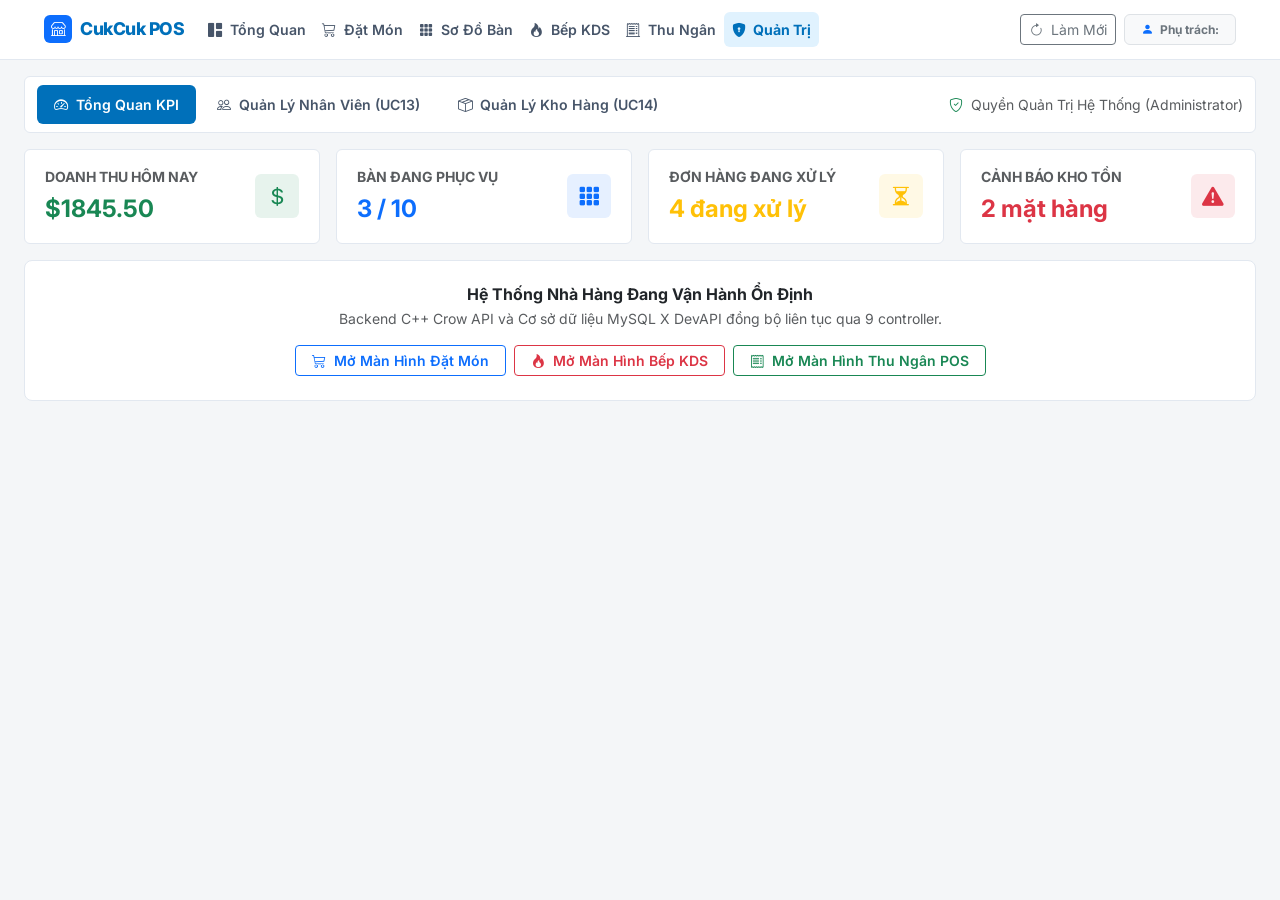
<file: frontend/ui-05-admin/index.html>
<!DOCTYPE html>
<html lang="vi">
<head>
    <meta charset="UTF-8">
    <meta name="viewport" content="width=device-width, initial-scale=1.0">
    <meta name="description" content="UI-05: Quản trị & Dashboard — CukCuk POS System">
    <title>Quản Trị & Báo Cáo (UI-05) — CukCuk POS</title>

    <!-- Bootstrap 5.3 CDN -->
    <link href="https://cdn.jsdelivr.net/npm/bootstrap@5.3.3/dist/css/bootstrap.min.css" rel="stylesheet">
    <!-- Bootstrap Icons -->
    <link href="https://cdn.jsdelivr.net/npm/bootstrap-icons@1.11.3/font/bootstrap-icons.min.css" rel="stylesheet">
    <!-- Google Fonts: Inter -->
    <link href="https://fonts.googleapis.com/css2?family=Inter:wght@400;500;600;700;800&display=swap" rel="stylesheet">

    <!-- Custom Flat Light Style -->
    <link rel="stylesheet" href="style.css">
</head>
<body>

    <!-- Unified SaaS Navbar -->
    <header class="navbar navbar-expand-lg navbar-pos sticky-top">
        <div class="container-fluid px-lg-4">
            <a class="navbar-brand" href="/">
                <span class="d-inline-flex align-items-center justify-content-center bg-primary text-white rounded p-1" style="width: 28px; height: 28px; font-size: 0.9rem;">
                    <i class="bi bi-shop"></i>
                </span>
                <span>CukCuk POS</span>
            </a>
            <button class="navbar-toggler border-0" type="button" data-bs-toggle="collapse" data-bs-target="#navMenu">
                <span class="navbar-toggler-icon"></span>
            </button>
            <div class="collapse navbar-collapse" id="navMenu">
                <ul class="navbar-nav me-auto mb-2 mb-lg-0">
                    <li class="nav-item">
                        <a class="nav-link" href="/"><i class="bi bi-grid-1x2-fill me-1"></i> Tổng Quan</a>
                    </li>
                    <li class="nav-item">
                        <a class="nav-link" href="/ui-01-order/index.html"><i class="bi bi-cart3 me-1"></i> Đặt Món </a>
                    </li>
                    <li class="nav-item">
                        <a class="nav-link" href="/ui-02-table/index.html"><i class="bi bi-grid-3x3-gap-fill me-1"></i> Sơ Đồ Bàn </a>
                    </li>
                    <li class="nav-item">
                        <a class="nav-link" href="/ui-03-kitchen/index.html"><i class="bi bi-fire me-1"></i> Bếp KDS </a>
                    </li>
                    <li class="nav-item">
                        <a class="nav-link" href="/ui-04-pos/index.html"><i class="bi bi-receipt-cutoff me-1"></i> Thu Ngân </a>
                    </li>
                    <li class="nav-item">
                        <a class="nav-link active" href="/ui-05-admin/index.html"><i class="bi bi-shield-lock-fill me-1"></i> Quản Trị </a>
                    </li>
                </ul>
                <div class="d-flex align-items-center gap-2">
                    <button class="btn btn-sm btn-outline-secondary bg-white" onclick="init()">
                        <i class="bi bi-arrow-clockwise me-1"></i> Làm Mới
                    </button>
                    <span class="badge bg-light text-secondary border px-3 py-2">
                        <i class="bi bi-person-fill text-primary me-1"></i> Phụ trách: <strong> </strong>
                    </span>
                </div>
            </div>
        </div>
    </header>

    <!-- Main Content -->
    <main class="container-fluid px-lg-4 py-3">
        <!-- Top Navigation Pills for Admin Sections -->
        <div class="admin-tab-nav d-flex flex-wrap justify-content-between align-items-center mb-3 gap-2">
            <ul class="nav nav-pills nav-pills-admin gap-1 mb-0" id="adminTabs" role="tablist">
                <li class="nav-item" role="presentation">
                    <button class="nav-link active" id="tab-overview-btn" data-bs-toggle="pill" data-bs-target="#tab-overview" type="button" role="tab">
                        <i class="bi bi-speedometer2 me-1"></i> Tổng Quan KPI
                    </button>
                </li>
                <li class="nav-item" role="presentation">
                    <button class="nav-link" id="tab-employee-btn" data-bs-toggle="pill" data-bs-target="#tab-employee" type="button" role="tab">
                        <i class="bi bi-people me-1"></i> Quản Lý Nhân Viên (UC13)
                    </button>
                </li>
                <li class="nav-item" role="presentation">
                    <button class="nav-link" id="tab-inventory-btn" data-bs-toggle="pill" data-bs-target="#tab-inventory" type="button" role="tab">
                        <i class="bi bi-box-seam me-1"></i> Quản Lý Kho Hàng (UC14)
                    </button>
                </li>
            </ul>
            <div class="text-muted small">
                <i class="bi bi-shield-check text-success me-1"></i> Quyền Quản Trị Hệ Thống (Administrator)
            </div>
        </div>

        <!-- Tab Panes -->
        <div class="tab-content" id="adminTabContent">
            <!-- 1. Overview Tab -->
            <div class="tab-pane fade show active" id="tab-overview" role="tabpanel">
                <div class="row g-3 mb-3">
                    <div class="col-12 col-sm-6 col-xl-3">
                        <div class="kpi-card">
                            <div class="d-flex justify-content-between align-items-center">
                                <div>
                                    <div class="text-muted small fw-bold text-uppercase">Doanh Thu Hôm Nay</div>
                                    <div id="kpiRevenue" class="fs-4 fw-bold text-success mt-1">$0.00</div>
                                </div>
                                <div class="kpi-icon bg-success bg-opacity-10 text-success"><i class="bi bi-currency-dollar"></i></div>
                            </div>
                        </div>
                    </div>

                    <div class="col-12 col-sm-6 col-xl-3">
                        <div class="kpi-card">
                            <div class="d-flex justify-content-between align-items-center">
                                <div>
                                    <div class="text-muted small fw-bold text-uppercase">Bàn Đang Phục Vụ</div>
                                    <div id="kpiTables" class="fs-4 fw-bold text-primary mt-1">0 / 0</div>
                                </div>
                                <div class="kpi-icon bg-primary bg-opacity-10 text-primary"><i class="bi bi-grid-3x3-gap-fill"></i></div>
                            </div>
                        </div>
                    </div>

                    <div class="col-12 col-sm-6 col-xl-3">
                        <div class="kpi-card">
                            <div class="d-flex justify-content-between align-items-center">
                                <div>
                                    <div class="text-muted small fw-bold text-uppercase">Đơn Hàng Đang Xử Lý</div>
                                    <div id="kpiOrders" class="fs-4 fw-bold text-warning mt-1">0 đang xử lý</div>
                                </div>
                                <div class="kpi-icon bg-warning bg-opacity-10 text-warning"><i class="bi bi-hourglass-split"></i></div>
                            </div>
                        </div>
                    </div>

                    <div class="col-12 col-sm-6 col-xl-3">
                        <div class="kpi-card">
                            <div class="d-flex justify-content-between align-items-center">
                                <div>
                                    <div class="text-muted small fw-bold text-uppercase">Cảnh Báo Kho Tồn</div>
                                    <div id="kpiLowStock" class="fs-4 fw-bold text-danger mt-1">0 mặt hàng</div>
                                </div>
                                <div class="kpi-icon bg-danger bg-opacity-10 text-danger"><i class="bi bi-exclamation-triangle-fill"></i></div>
                            </div>
                        </div>
                    </div>
                </div>

                <div class="admin-panel text-center py-4">
                    <h6 class="fw-bold mb-1 text-dark">Hệ Thống Nhà Hàng Đang Vận Hành Ổn Định</h6>
                    <p class="text-muted small mb-3">Backend C++ Crow API và Cơ sở dữ liệu MySQL X DevAPI đồng bộ liên tục qua 9 controller.</p>
                    <div class="d-flex justify-content-center gap-2">
                        <a href="/ui-01-order/index.html" class="btn btn-sm btn-outline-primary fw-semibold px-3">
                            <i class="bi bi-cart3 me-1"></i> Mở Màn Hình Đặt Món
                        </a>
                        <a href="/ui-03-kitchen/index.html" class="btn btn-sm btn-outline-danger fw-semibold px-3">
                            <i class="bi bi-fire me-1"></i> Mở Màn Hình Bếp KDS
                        </a>
                        <a href="/ui-04-pos/index.html" class="btn btn-sm btn-outline-success fw-semibold px-3">
                            <i class="bi bi-receipt me-1"></i> Mở Màn Hình Thu Ngân POS
                        </a>
                    </div>
                </div>
            </div>

            <!-- 2. Employees Tab (UC13) -->
            <div class="tab-pane fade" id="tab-employee" role="tabpanel">
                <div class="admin-panel">
                    <div class="d-flex justify-content-between align-items-center mb-3">
                        <div>
                            <h6 class="fw-bold mb-0 text-dark"><i class="bi bi-person-badge text-primary me-1"></i>Danh Sách Nhân Sự & Tài Khoản</h6>
                            <span class="text-muted small">Phân quyền vai trò phục vụ, đầu bếp, thu ngân và quản trị viên</span>
                        </div>
                        <button class="btn btn-primary btn-sm fw-semibold px-3" data-bs-toggle="modal" data-bs-target="#addEmpModal">
                            <i class="bi bi-plus-lg me-1"></i> Thêm Nhân Viên Mới
                        </button>
                    </div>

                    <div class="table-responsive">
                        <table class="table admin-table align-middle mb-0">
                            <thead>
                                <tr>
                                    <th style="width: 80px;">Mã</th>
                                    <th>Họ Tên & Username</th>
                                    <th style="width: 150px;">Vai Trò</th>
                                    <th style="width: 180px;">Số Điện Thoại</th>
                                    <th class="text-end" style="width: 120px;">Thao Tác</th>
                                </tr>
                            </thead>
                            <tbody id="employeeTableBody">
                                <!-- Dynamic employees -->
                            </tbody>
                        </table>
                    </div>
                </div>
            </div>

            <!-- 3. Inventory Tab (UC14) -->
            <div class="tab-pane fade" id="tab-inventory" role="tabpanel">
                <div class="admin-panel">
                    <div class="d-flex justify-content-between align-items-center mb-3">
                        <div>
                            <h6 class="fw-bold mb-0 text-dark"><i class="bi bi-boxes text-primary me-1"></i>Quản Lý Kho Nguyên Vật Liệu</h6>
                            <span class="text-muted small">Theo dõi tồn kho, định mức an toàn và điều chỉnh số lượng nguyên liệu</span>
                        </div>
                        <button class="btn btn-primary btn-sm fw-semibold px-3" data-bs-toggle="modal" data-bs-target="#addInvModal">
                            <i class="bi bi-plus-lg me-1"></i> Nhập Mặt Hàng Mới
                        </button>
                    </div>

                    <div class="table-responsive">
                        <table class="table admin-table align-middle mb-0">
                            <thead>
                                <tr>
                                    <th style="width: 80px;">Mã</th>
                                    <th>Tên Nguyên Liệu</th>
                                    <th style="width: 250px;">Tồn Kho Hiện Tại</th>
                                    <th style="width: 160px;">Mức An Toàn</th>
                                    <th class="text-end" style="width: 200px;">Điều Chỉnh Số Lượng</th>
                                </tr>
                            </thead>
                            <tbody id="inventoryTableBody">
                                <!-- Dynamic inventory -->
                            </tbody>
                        </table>
                    </div>
                </div>
            </div>
        </div>
    </main>

    <!-- Modal Thêm Nhân Viên (UC13) (Light Mode) -->
    <div class="modal fade" id="addEmpModal" tabindex="-1" aria-hidden="true">
        <div class="modal-dialog modal-dialog-centered">
            <div class="modal-content modal-content-light">
                <div class="modal-header">
                    <h6 class="modal-title fw-bold text-dark"><i class="bi bi-person-plus text-primary me-2"></i>Thêm Nhân Viên Mới</h6>
                    <button type="button" class="btn-close" data-bs-dismiss="modal"></button>
                </div>
                <form id="formAddEmp">
                    <div class="modal-body">
                        <div class="mb-3">
                            <label class="form-label text-secondary small fw-semibold">Tên đăng nhập (Username):</label>
                            <input type="text" id="empUsername" class="form-control" required placeholder="vd: staff02">
                        </div>
                        <div class="mb-3">
                            <label class="form-label text-secondary small fw-semibold">Mật khẩu:</label>
                            <input type="password" id="empPassword" class="form-control" required placeholder="••••••••">
                        </div>
                        <div class="mb-3">
                            <label class="form-label text-secondary small fw-semibold">Họ và tên:</label>
                            <input type="text" id="empFullName" class="form-control" required placeholder="vd: Nguyễn Văn A">
                        </div>
                        <div class="mb-3">
                            <label class="form-label text-secondary small fw-semibold">Vai trò (Role):</label>
                            <select id="empRole" class="form-select">
                                <option value="Staff">Phục vụ (Staff)</option>
                                <option value="Chef">Đầu bếp (Chef)</option>
                                <option value="Cashier">Thu ngân (Cashier)</option>
                                <option value="Admin">Quản lý (Admin)</option>
                            </select>
                        </div>
                        <div class="mb-3">
                            <label class="form-label text-secondary small fw-semibold">Số điện thoại:</label>
                            <input type="text" id="empPhone" class="form-control" placeholder="0901234567">
                        </div>
                    </div>
                    <div class="modal-footer">
                        <button type="button" class="btn btn-sm btn-light border" data-bs-dismiss="modal">Hủy</button>
                        <button type="submit" class="btn btn-sm btn-primary px-3 fw-semibold">Lưu Nhân Viên</button>
                    </div>
                </form>
            </div>
        </div>
    </div>

    <!-- Modal Thêm Mặt Hàng Kho (UC14) (Light Mode) -->
    <div class="modal fade" id="addInvModal" tabindex="-1" aria-hidden="true">
        <div class="modal-dialog modal-dialog-centered">
            <div class="modal-content modal-content-light">
                <div class="modal-header">
                    <h6 class="modal-title fw-bold text-dark"><i class="bi bi-box-arrow-in-down text-primary me-2"></i>Thêm Nguyên Liệu Vào Kho</h6>
                    <button type="button" class="btn-close" data-bs-dismiss="modal"></button>
                </div>
                <form id="formAddInv">
                    <div class="modal-body">
                        <div class="mb-3">
                            <label class="form-label text-secondary small fw-semibold">Tên nguyên liệu:</label>
                            <input type="text" id="invName" class="form-control" required placeholder="vd: Thịt heo xay">
                        </div>
                        <div class="row g-2 mb-3">
                            <div class="col-6">
                                <label class="form-label text-secondary small fw-semibold">Số lượng nhập:</label>
                                <input type="number" id="invQty" class="form-control" required min="0" placeholder="10">
                            </div>
                            <div class="col-6">
                                <label class="form-label text-secondary small fw-semibold">Đơn vị tính:</label>
                                <input type="text" id="invUnit" class="form-control" required placeholder="kg, gói, chai...">
                            </div>
                        </div>
                        <div class="mb-3">
                            <label class="form-label text-secondary small fw-semibold">Mức cảnh báo tối thiểu:</label>
                            <input type="number" id="invMin" class="form-control" required min="0" placeholder="5">
                        </div>
                    </div>
                    <div class="modal-footer">
                        <button type="button" class="btn btn-sm btn-light border" data-bs-dismiss="modal">Hủy</button>
                        <button type="submit" class="btn btn-sm btn-primary px-3 fw-semibold">Lưu Vào Kho</button>
                    </div>
                </form>
            </div>
        </div>
    </div>

    <!-- Bootstrap 5 JS -->
    <script src="https://cdn.jsdelivr.net/npm/bootstrap@5.3.3/dist/js/bootstrap.bundle.min.js"></script>
    <!-- External API Client -->
    <script src="api_client.js"></script>
</body>
</html>
</file>
<file: frontend/style.css>
/* frontend/style.css — Giao diện Trang chủ Dashboard tổng (Restaurant OS) */
/* Chuẩn SaaS Light Mode — CukCuk POS Style: Phẳng, Viền mỏng, Không Gradient, Không Shadow dày */

:root {
    --pos-primary: #0070ba;
    --pos-primary-dark: #005a96;
    --pos-primary-light: #e0f2fe;
    --pos-success: #16a34a;
    --pos-warning: #d97706;
    --pos-danger: #dc2626;
    --pos-bg: #f4f6f8;
    --pos-sidebar-bg: #ffffff;
    --pos-border: #e2e8f0;
    --pos-text-main: #1e293b;
    --pos-text-muted: #64748b;
    --pos-card-bg: #ffffff;
    --sidebar-width: 250px;
}

* {
    box-sizing: border-box;
}

body {
    font-family: 'Inter', -apple-system, BlinkMacSystemFont, 'Segoe UI', Roboto, Helvetica, Arial, sans-serif;
    background-color: var(--pos-bg);
    color: var(--pos-text-main);
    margin: 0;
    padding: 0;
    overflow-x: hidden;
}

/* Sidebar Layout */
.app-layout {
    display: flex;
    min-height: 100vh;
}

.sidebar {
    width: var(--sidebar-width);
    background-color: var(--pos-sidebar-bg);
    border-right: 1px solid var(--pos-border);
    display: flex;
    flex-direction: column;
    position: fixed;
    top: 0;
    bottom: 0;
    left: 0;
    z-index: 1020;
}

.sidebar-brand {
    padding: 1.15rem 1.25rem;
    display: flex;
    align-items: center;
    border-bottom: 1px solid var(--pos-border);
    text-decoration: none;
    color: var(--pos-text-main);
}

.sidebar-brand-icon {
    width: 36px;
    height: 36px;
    background-color: var(--pos-primary);
    color: #ffffff;
    border-radius: 6px;
    display: flex;
    align-items: center;
    justify-content: center;
    font-size: 1.2rem;
    margin-right: 0.75rem;
    flex-shrink: 0;
}

.sidebar-brand-text h5 {
    font-size: 1.05rem;
    font-weight: 800;
    margin: 0;
    color: var(--pos-primary);
    letter-spacing: -0.5px;
}

.sidebar-brand-text small {
    font-size: 0.7rem;
    color: var(--pos-text-muted);
    font-weight: 600;
    text-transform: uppercase;
}

.sidebar-menu {
    list-style: none;
    padding: 0.85rem 0.65rem;
    margin: 0;
    flex-grow: 1;
    overflow-y: auto;
}

.sidebar-section-label {
    font-size: 0.68rem;
    font-weight: 700;
    color: var(--pos-text-muted);
    text-transform: uppercase;
    letter-spacing: 0.8px;
    padding: 0.65rem 0.75rem 0.25rem 0.75rem;
}

.sidebar-link {
    display: flex;
    align-items: center;
    padding: 0.65rem 0.75rem;
    color: #334155;
    text-decoration: none;
    font-size: 0.88rem;
    font-weight: 600;
    border-radius: 6px;
    margin-bottom: 0.2rem;
    transition: all 0.15s ease;
}

.sidebar-link i {
    font-size: 1.15rem;
    margin-right: 0.75rem;
    color: #64748b;
    transition: color 0.15s ease;
}

.sidebar-link:hover {
    background-color: #f1f5f9;
    color: var(--pos-primary);
}

.sidebar-link:hover i {
    color: var(--pos-primary);
}

.sidebar-link.active {
    background-color: var(--pos-primary-light);
    color: var(--pos-primary);
    border-left: 3.5px solid var(--pos-primary);
    font-weight: 700;
}

.sidebar-link.active i {
    color: var(--pos-primary);
}

.sidebar-footer {
    padding: 0.85rem 1rem;
    border-top: 1px solid var(--pos-border);
    background-color: #f8fafc;
}

/* Main Content Area */
.main-wrapper {
    margin-left: var(--sidebar-width);
    flex-grow: 1;
    display: flex;
    flex-direction: column;
    min-height: 100vh;
}

.top-navbar {
    height: 58px;
    background-color: #ffffff;
    border-bottom: 1px solid var(--pos-border);
    display: flex;
    align-items: center;
    justify-content: space-between;
    padding: 0 1.5rem;
    position: sticky;
    top: 0;
    z-index: 1000;
}

/* KPI Card */
.kpi-card {
    background-color: #ffffff;
    border: 1px solid var(--pos-border);
    border-radius: 6px;
    padding: 1rem 1.25rem;
    display: flex;
    align-items: center;
}

.kpi-icon-box {
    width: 44px;
    height: 44px;
    border-radius: 6px;
    display: flex;
    align-items: center;
    justify-content: center;
    font-size: 1.35rem;
    margin-right: 1rem;
    flex-shrink: 0;
}

.kpi-value {
    font-size: 1.45rem;
    font-weight: 800;
    color: var(--pos-text-main);
    line-height: 1.2;
}

.kpi-label {
    font-size: 0.72rem;
    color: var(--pos-text-muted);
    font-weight: 700;
    text-transform: uppercase;
}

/* Module Grid Cards */
.module-grid-card {
    background-color: #ffffff;
    border: 1px solid var(--pos-border);
    border-radius: 6px;
    display: flex;
    flex-direction: column;
    height: 100%;
    transition: border-color 0.15s ease;
}

.module-grid-card:hover {
    border-color: var(--pos-primary);
}

.module-header {
    padding: 1rem 1.15rem 0.5rem 1.15rem;
    display: flex;
    align-items: flex-start;
    gap: 0.85rem;
}

.module-icon {
    width: 42px;
    height: 42px;
    border-radius: 6px;
    display: flex;
    align-items: center;
    justify-content: center;
    font-size: 1.3rem;
    flex-shrink: 0;
}

.module-title-wrap h5 {
    font-size: 0.98rem;
    font-weight: 700;
    margin: 0 0 0.2rem 0;
    color: #0f172a;
}

.module-owner-badge {
    font-size: 0.72rem;
    font-weight: 600;
    padding: 0.15rem 0.45rem;
    border-radius: 4px;
}

.module-body {
    padding: 0.5rem 1.15rem 1.15rem 1.15rem;
    flex-grow: 1;
    display: flex;
    flex-direction: column;
    justify-content: space-between;
}

.module-desc {
    font-size: 0.82rem;
    color: #475569;
    line-height: 1.5;
    margin-bottom: 0.85rem;
}

.btn-pos-primary {
    background-color: var(--pos-primary);
    color: #ffffff;
    font-weight: 600;
    font-size: 0.85rem;
    border: none;
    padding: 0.5rem 0.85rem;
    border-radius: 6px;
    display: inline-flex;
    align-items: center;
    justify-content: center;
    gap: 0.4rem;
    text-decoration: none;
    transition: background-color 0.15s ease;
    width: 100%;
}

.btn-pos-primary:hover {
    background-color: var(--pos-primary-dark);
    color: #ffffff;
}

.live-dot {
    width: 8px;
    height: 8px;
    background-color: #22c55e;
    border-radius: 50%;
    display: inline-block;
}

@media (max-width: 991px) {
    .sidebar {
        transform: translateX(-100%);
        transition: transform 0.25s ease;
    }
    .sidebar.show {
        transform: translateX(0);
    }
    .main-wrapper {
        margin-left: 0;
    }
}
</file>
<file: frontend/ui-02-table/style.css>
/* frontend/ui-02-table/style.css — Giao diện Sơ đồ bàn (UI-02: ) */
/* CukCuk POS SaaS Light Mode — Phẳng, Viền mảnh, Không Shadow, Không Gradient */

:root {
    --pos-primary: #0070ba;
    --pos-primary-dark: #005a96;
    --pos-primary-light: #e0f2fe;
    --pos-success: #16a34a;
    --pos-success-bg: #ecfdf5;
    --pos-success-border: #86efac;
    --pos-warning: #d97706;
    --pos-warning-bg: #fffbeb;
    --pos-warning-border: #fde68a;
    --pos-danger: #dc2626;
    --pos-danger-bg: #fef2f2;
    --pos-danger-border: #fecaca;
    --pos-bg: #f4f6f8;
    --pos-card-bg: #ffffff;
    --pos-border: #e2e8f0;
    --pos-text-main: #1e293b;
    --pos-text-muted: #64748b;
}

* {
    box-sizing: border-box;
}

body {
    background-color: var(--pos-bg);
    color: var(--pos-text-main);
    font-family: 'Inter', system-ui, -apple-system, BlinkMacSystemFont, 'Segoe UI', Roboto, sans-serif;
    min-height: 100vh;
    margin: 0;
    padding: 0;
}

/* Navbar */
.navbar-pos {
    background-color: #ffffff;
    border-bottom: 1px solid var(--pos-border);
    padding: 0.65rem 1.25rem;
}

.navbar-pos .navbar-brand {
    font-size: 1.1rem;
    font-weight: 800;
    color: var(--pos-primary);
    letter-spacing: -0.5px;
    display: flex;
    align-items: center;
    gap: 0.5rem;
}

.navbar-pos .nav-link {
    color: #475569;
    font-weight: 600;
    font-size: 0.88rem;
    padding: 0.45rem 0.85rem;
    border-radius: 6px;
    transition: all 0.15s ease;
}

.navbar-pos .nav-link:hover {
    color: var(--pos-primary);
    background-color: #f1f5f9;
}

.navbar-pos .nav-link.active {
    color: var(--pos-primary);
    background-color: var(--pos-primary-light);
    font-weight: 700;
}

/* KPI Card */
.kpi-card {
    background: var(--pos-card-bg);
    border: 1px solid var(--pos-border);
    border-radius: 6px;
    padding: 0.85rem 1.15rem;
    display: flex;
    align-items: center;
}

.kpi-icon-box {
    width: 42px;
    height: 42px;
    border-radius: 6px;
    display: flex;
    align-items: center;
    justify-content: center;
    font-size: 1.25rem;
    margin-right: 0.85rem;
    flex-shrink: 0;
}

.kpi-value {
    font-size: 1.35rem;
    font-weight: 800;
    line-height: 1.2;
}

.kpi-label {
    font-size: 0.72rem;
    color: var(--pos-text-muted);
    font-weight: 700;
    text-transform: uppercase;
}

/* Filter Box */
.filter-bar {
    background-color: #ffffff;
    border: 1px solid var(--pos-border);
    border-radius: 6px;
    padding: 0.75rem 1rem;
}

.btn-filter {
    font-size: 0.82rem;
    font-weight: 600;
    border-radius: 6px;
    padding: 0.35rem 0.85rem;
    border: 1px solid var(--pos-border);
    background-color: #ffffff;
    color: #475569;
    transition: all 0.15s ease;
}

.btn-filter:hover {
    background-color: #f8fafc;
    color: var(--pos-primary);
    border-color: var(--pos-primary);
}

.btn-filter.active {
    background-color: var(--pos-primary);
    color: #ffffff;
    border-color: var(--pos-primary);
}

/* Table Card Box */
.table-box {
    border-radius: 8px;
    padding: 1.15rem 1rem;
    cursor: pointer;
    position: relative;
    display: flex;
    flex-direction: column;
    align-items: center;
    text-align: center;
    min-height: 150px;
    justify-content: space-between;
    transition: transform 0.15s ease, border-color 0.15s ease;
}

.table-box:hover {
    transform: translateY(-2px);
}

/* 1. Trắng = Trống (Available) */
.table-box.status-available {
    background-color: #ffffff;
    border: 1.5px solid #cbd5e1;
    color: #1e293b;
}
.table-box.status-available:hover {
    border-color: #94a3b8;
}
.table-box.status-available .table-avatar {
    background-color: #f1f5f9;
    color: #64748b;
}

/* 2. Xanh lá = Đang dùng (Occupied) */
.table-box.status-occupied {
    background-color: var(--pos-success-bg);
    border: 1.5px solid var(--pos-success);
    color: #065f46;
}
.table-box.status-occupied:hover {
    border-color: #15803d;
}
.table-box.status-occupied .table-avatar {
    background-color: #dcfce7;
    color: var(--pos-success);
}

/* 3. Vàng = Đặt trước (Reserved) */
.table-box.status-reserved {
    background-color: var(--pos-warning-bg);
    border: 1.5px solid var(--pos-warning);
    color: #92400e;
}
.table-box.status-reserved:hover {
    border-color: #b45309;
}
.table-box.status-reserved .table-avatar {
    background-color: #fef3c7;
    color: var(--pos-warning);
}

.table-avatar {
    width: 48px;
    height: 48px;
    border-radius: 50%;
    display: flex;
    align-items: center;
    justify-content: center;
    font-size: 1.4rem;
    margin-bottom: 0.5rem;
}

.table-name {
    font-size: 1rem;
    font-weight: 800;
    margin-bottom: 0.15rem;
}

.table-cap {
    font-size: 0.78rem;
    color: var(--pos-text-muted);
    margin-bottom: 0.5rem;
}

/* Service Queue Panel */
.service-panel {
    background-color: #ffffff;
    border: 1px solid var(--pos-border);
    border-radius: 8px;
    padding: 1.15rem;
}

.queue-card {
    background: #ffffff;
    border: 1px solid var(--pos-border);
    border-radius: 6px;
    padding: 0.75rem 0.85rem;
    margin-bottom: 0.65rem;
    display: flex;
    align-items: center;
    justify-content: space-between;
}

.queue-card.queue-payment {
    border-left: 4px solid var(--pos-warning);
    background-color: #fffbeb;
}

.queue-card.queue-assistance {
    border-left: 4px solid var(--pos-danger);
    background-color: #fef2f2;
}

/* Modals */
.modal-content-light {
    background-color: #ffffff;
    border: 1px solid var(--pos-border);
    border-radius: 8px;
    color: var(--pos-text-main);
}

.modal-content-light .modal-header {
    border-bottom: 1px solid var(--pos-border);
    padding: 1rem 1.25rem;
}

.modal-content-light .modal-footer {
    border-top: 1px solid var(--pos-border);
    padding: 0.85rem 1.25rem;
}
</file>
<file: frontend/ui-04-pos/style.css>
/* frontend/ui-04-pos/style.css — Giao diện Thu Ngân & POS (UI-04:  ) */
/* CukCuk POS SaaS Light Mode — Bảng viền mảnh, nền trắng, chữ xám đậm, không bóng đổ */

:root {
    --pos-primary: #0070ba;
    --pos-primary-dark: #005a96;
    --pos-primary-light: #e0f2fe;
    --pos-success: #16a34a;
    --pos-success-hover: #15803d;
    --pos-warning: #d97706;
    --pos-danger: #dc2626;
    --pos-bg: #f4f6f8;
    --pos-card-bg: #ffffff;
    --pos-border: #e2e8f0;
    --pos-text-main: #1e293b;
    --pos-text-muted: #64748b;
}

* {
    box-sizing: border-box;
}

body {
    background-color: var(--pos-bg);
    color: var(--pos-text-main);
    font-family: 'Inter', system-ui, -apple-system, BlinkMacSystemFont, 'Segoe UI', Roboto, sans-serif;
    min-height: 100vh;
    margin: 0;
    padding: 0;
}

/* Navbar */
.navbar-pos {
    background-color: #ffffff;
    border-bottom: 1px solid var(--pos-border);
    padding: 0.65rem 1.25rem;
}

.navbar-pos .navbar-brand {
    font-size: 1.1rem;
    font-weight: 800;
    color: var(--pos-primary);
    letter-spacing: -0.5px;
    display: flex;
    align-items: center;
    gap: 0.5rem;
}

.navbar-pos .nav-link {
    color: #475569;
    font-weight: 600;
    font-size: 0.88rem;
    padding: 0.45rem 0.85rem;
    border-radius: 6px;
    transition: all 0.15s ease;
}

.navbar-pos .nav-link:hover {
    color: var(--pos-primary);
    background-color: #f1f5f9;
}

.navbar-pos .nav-link.active {
    color: var(--pos-primary);
    background-color: var(--pos-primary-light);
    font-weight: 700;
}

/* POS Main Card Panels */
.pos-panel {
    background: #ffffff;
    border: 1px solid var(--pos-border);
    border-radius: 8px;
    padding: 1.25rem;
}

/* Order selection card */
.pos-order-card {
    background: #ffffff;
    border: 1px solid var(--pos-border);
    border-radius: 6px;
    padding: 0.75rem 1rem;
    cursor: pointer;
    transition: all 0.15s ease;
    margin-bottom: 0.5rem;
}

.pos-order-card:hover {
    border-color: #94a3b8;
    background-color: #f8fafc;
}

.pos-order-card.active {
    border: 1.5px solid var(--pos-primary);
    background-color: var(--pos-primary-light);
}

/* POS Table */
.pos-table {
    border: 1px solid var(--pos-border);
    background-color: #ffffff;
}

.pos-table thead th {
    background-color: #f8fafc;
    color: var(--pos-text-muted);
    font-weight: 700;
    font-size: 0.8rem;
    text-transform: uppercase;
    border-bottom: 1px solid var(--pos-border);
    padding: 0.75rem 1rem;
}

.pos-table tbody td {
    padding: 0.75rem 1rem;
    color: var(--pos-text-main);
    border-bottom: 1px solid var(--pos-border);
    font-size: 0.88rem;
}

.pos-table tbody tr:hover {
    background-color: #f8fafc;
}

/* Payment Method Button */
.btn-method {
    background: #ffffff;
    border: 1px solid var(--pos-border);
    color: #475569;
    border-radius: 6px;
    padding: 0.75rem 0.5rem;
    font-weight: 600;
    display: flex;
    flex-direction: column;
    align-items: center;
    gap: 0.25rem;
    cursor: pointer;
    transition: all 0.15s ease;
}

.btn-method:hover {
    border-color: #94a3b8;
    background-color: #f8fafc;
}

.btn-method.active {
    border: 1.5px solid var(--pos-primary);
    background-color: var(--pos-primary-light);
    color: var(--pos-primary);
}

/* Checkout Button */
.btn-checkout {
    background-color: var(--pos-success);
    color: #ffffff;
    font-weight: 700;
    border: none;
    border-radius: 6px;
    padding: 0.85rem;
    font-size: 1rem;
    transition: background-color 0.15s ease;
    width: 100%;
}

.btn-checkout:hover {
    background-color: var(--pos-success-hover);
    color: #ffffff;
}

.btn-checkout:disabled {
    background-color: #cbd5e1;
    color: #94a3b8;
    cursor: not-allowed;
}

/* Receipt Paper (Light & Clean) */
.receipt-paper {
    background: #ffffff;
    color: #1e293b;
    border: 1px solid var(--pos-border);
    border-radius: 8px;
    padding: 1.5rem;
    font-family: 'Inter', -apple-system, BlinkMacSystemFont, 'Segoe UI', Roboto, monospace;
}
</file>
<file: frontend/ui-05-admin/style.css>
/* frontend/ui-05-admin/style.css — Giao diện Quản trị & Dashboard (UI-05: Hà My) */
/* CukCuk POS SaaS Light Mode — Bảng viền mảnh, nền trắng, chữ xám đậm, không bóng đổ */

:root {
    --pos-primary: #0070ba;
    --pos-primary-dark: #005a96;
    --pos-primary-light: #e0f2fe;
    --pos-success: #16a34a;
    --pos-warning: #d97706;
    --pos-danger: #dc2626;
    --pos-bg: #f4f6f8;
    --pos-card-bg: #ffffff;
    --pos-border: #e2e8f0;
    --pos-text-main: #1e293b;
    --pos-text-muted: #64748b;
}

* {
    box-sizing: border-box;
}

body {
    background-color: var(--pos-bg);
    color: var(--pos-text-main);
    font-family: 'Inter', system-ui, -apple-system, BlinkMacSystemFont, 'Segoe UI', Roboto, sans-serif;
    min-height: 100vh;
    margin: 0;
    padding: 0;
}

/* Navbar */
.navbar-pos {
    background-color: #ffffff;
    border-bottom: 1px solid var(--pos-border);
    padding: 0.65rem 1.25rem;
}

.navbar-pos .navbar-brand {
    font-size: 1.1rem;
    font-weight: 800;
    color: var(--pos-primary);
    letter-spacing: -0.5px;
    display: flex;
    align-items: center;
    gap: 0.5rem;
}

.navbar-pos .nav-link {
    color: #475569;
    font-weight: 600;
    font-size: 0.88rem;
    padding: 0.45rem 0.85rem;
    border-radius: 6px;
    transition: all 0.15s ease;
}

.navbar-pos .nav-link:hover {
    color: var(--pos-primary);
    background-color: #f1f5f9;
}

.navbar-pos .nav-link.active {
    color: var(--pos-primary);
    background-color: var(--pos-primary-light);
    font-weight: 700;
}

/* Admin Tabs */
.admin-tab-nav {
    background-color: #ffffff;
    border: 1px solid var(--pos-border);
    border-radius: 6px;
    padding: 0.5rem 0.75rem;
}

.nav-pills-admin .nav-link {
    color: #475569;
    font-weight: 600;
    font-size: 0.88rem;
    border-radius: 6px;
    padding: 0.5rem 1rem;
    transition: all 0.15s ease;
    border: 1px solid transparent;
}

.nav-pills-admin .nav-link:hover {
    background-color: #f8fafc;
    color: var(--pos-primary);
}

.nav-pills-admin .nav-link.active {
    background-color: var(--pos-primary);
    color: #ffffff;
}

/* KPI Cards */
.kpi-card {
    background: #ffffff;
    border: 1px solid var(--pos-border);
    border-radius: 6px;
    padding: 1rem 1.25rem;
    transition: border-color 0.15s ease;
}

.kpi-card:hover {
    border-color: #94a3b8;
}

.kpi-icon {
    width: 44px;
    height: 44px;
    border-radius: 6px;
    display: flex;
    align-items: center;
    justify-content: center;
    font-size: 1.35rem;
}

/* Admin Panels & Tables */
.admin-panel {
    background: #ffffff;
    border: 1px solid var(--pos-border);
    border-radius: 8px;
    padding: 1.25rem;
}

.admin-table {
    border: 1px solid var(--pos-border);
    background-color: #ffffff;
}

.admin-table thead th {
    background-color: #f8fafc;
    color: var(--pos-text-muted);
    font-weight: 700;
    font-size: 0.8rem;
    text-transform: uppercase;
    border-bottom: 1px solid var(--pos-border);
    padding: 0.75rem 1rem;
}

.admin-table tbody td {
    padding: 0.75rem 1rem;
    color: var(--pos-text-main);
    border-bottom: 1px solid var(--pos-border);
    font-size: 0.88rem;
}

.admin-table tbody tr:hover {
    background-color: #f8fafc;
}

/* Stock Progress Bar */
.stock-bar {
    height: 6px;
    border-radius: 3px;
    background: #e2e8f0;
    overflow: hidden;
}

.stock-bar-fill {
    height: 100%;
    border-radius: 3px;
    transition: width 0.3s ease;
}

/* Light Modals */
.modal-content-light {
    background-color: #ffffff;
    border: 1px solid var(--pos-border);
    border-radius: 8px;
    color: var(--pos-text-main);
}

.modal-content-light .modal-header {
    border-bottom: 1px solid var(--pos-border);
    padding: 1rem 1.25rem;
}

.modal-content-light .modal-footer {
    border-top: 1px solid var(--pos-border);
    padding: 0.85rem 1.25rem;
}
</file>
